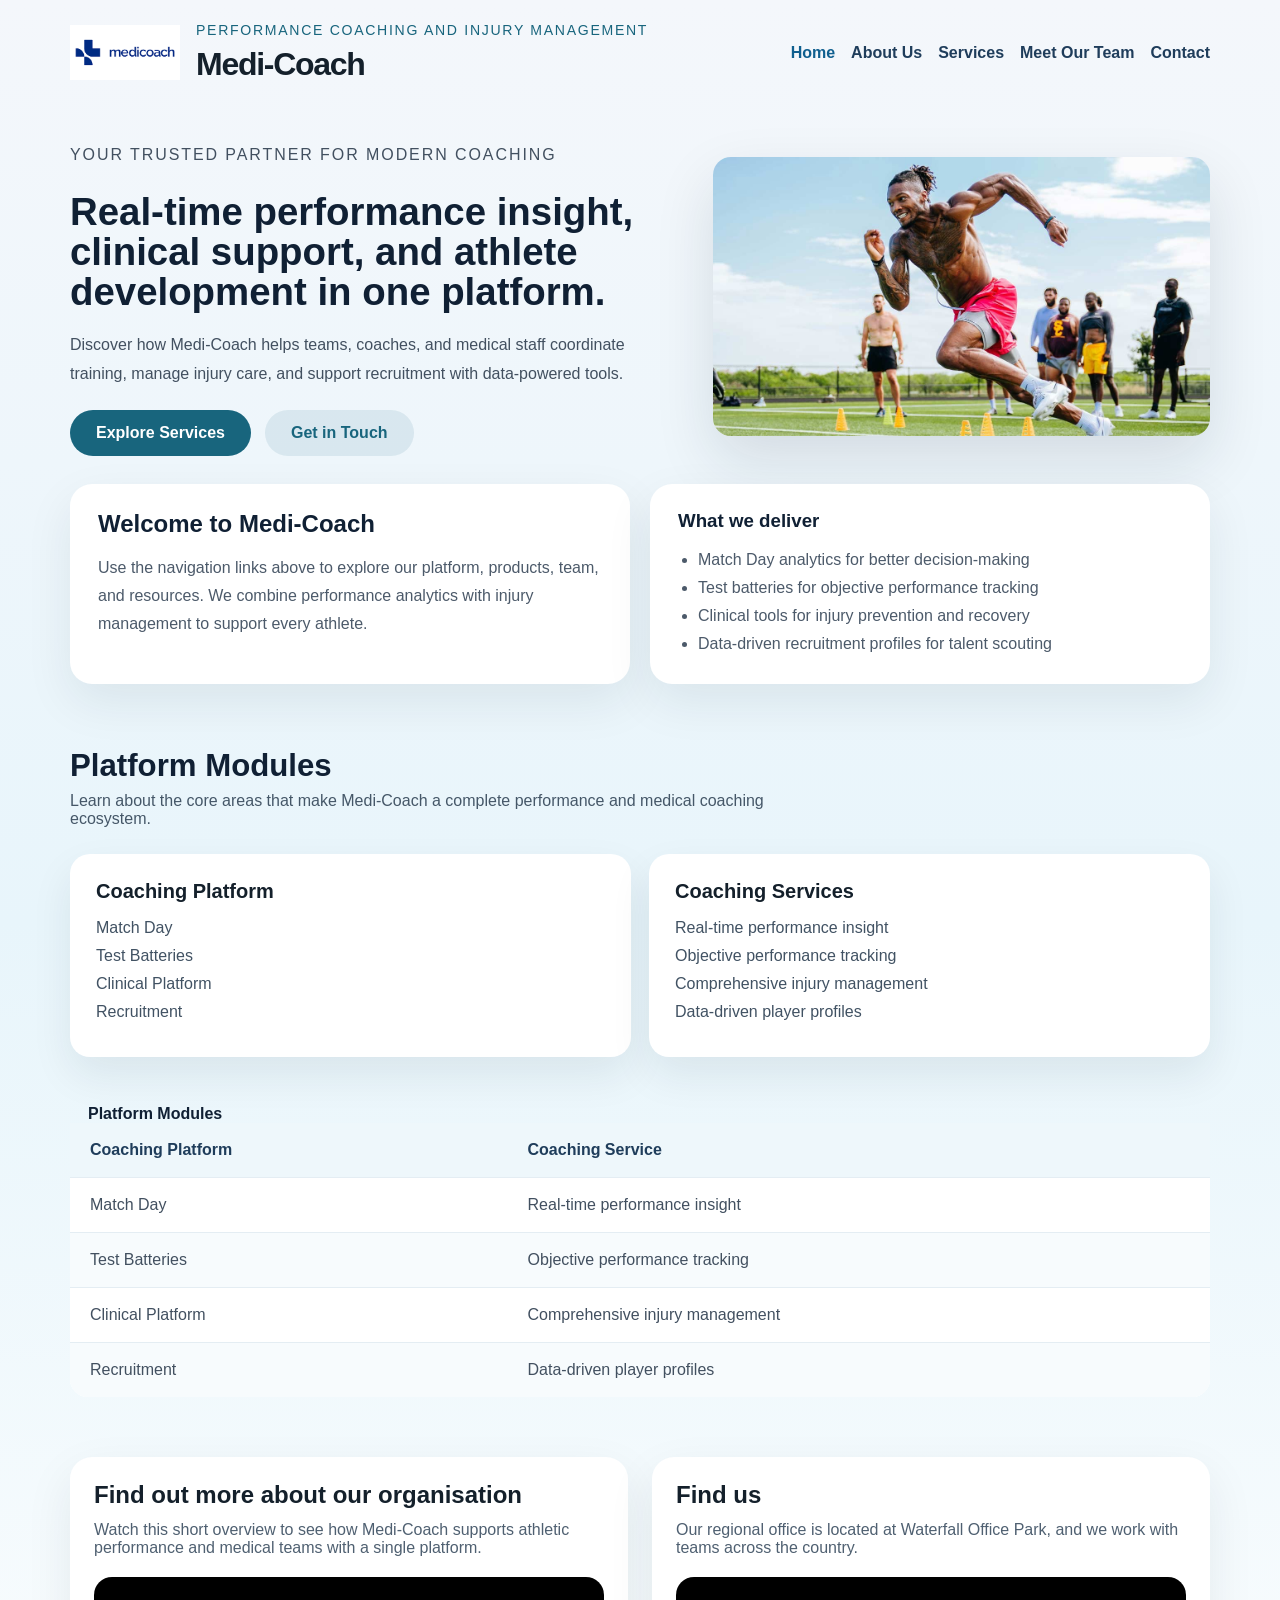
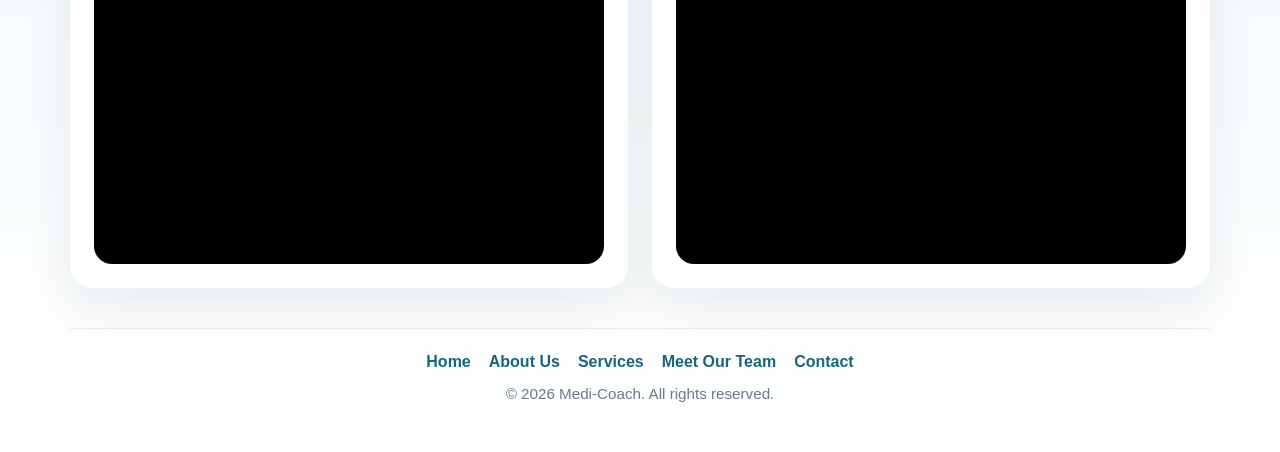
<file: CoachF/index.html>
<!DOCTYPE html>
<html lang="en">

<head>
    <meta charset="UTF-8" />
    <meta name="viewport" content="width=device-width, initial-scale=1.0" />
    <title>Medi-Coach | Home</title>
    <link rel="stylesheet" href="styles.css" />
</head>

<body>
    <div class="page-wrapper">
        <header class="site-header">
            <div class="brand-group">
                <img src="_images/Logo.png" alt="Medi-Coach logo" class="logo" />
                <div>
                    <p class="eyebrow">Performance coaching and injury management</p>
                    <h1>Medi-Coach</h1>
                </div>
            </div>

            <nav class="site-nav">
                <ul>
                    <li><a href="index.html" class="active">Home</a></li>
                    <li><a href="about.html">About Us</a></li>
                    <li><a href="products_services.html">Services</a></li>
                    <li><a href="Meet Our Team.html">Meet Our Team</a></li>
                    <li><a href="contact.html">Contact</a></li>
                </ul>
            </nav>
        </header>

        <section class="hero">
            <div class="hero-copy">
                <p class="eyebrow">Your trusted partner for modern coaching</p>
                <h2>Real-time performance insight, clinical support, and athlete development in one platform.</h2>
                <p>Discover how Medi-Coach helps teams, coaches, and medical staff coordinate training, manage injury care, and support recruitment with data-powered tools.</p>
                <div class="hero-actions">
                    <a href="products_services.html" class="button primary">Explore Services</a>
                    <a href="contact.html" class="button secondary">Get in Touch</a>
                </div>
            </div>
            <div class="hero-media">
                <img src="_images/Pro_Training.jpg" alt="Professional training environment" />
            </div>
        </section>

        <section class="quick-intro">
            <div class="intro-card">
                <h2>Welcome to Medi-Coach</h2>
                <p>Use the navigation links above to explore our platform, products, team, and resources. We combine performance analytics with injury management to support every athlete.</p>
            </div>
            <div class="intro-card">
                <h3>What we deliver</h3>
                <ul>
                    <li>Match Day analytics for better decision-making</li>
                    <li>Test batteries for objective performance tracking</li>
                    <li>Clinical tools for injury prevention and recovery</li>
                    <li>Data-driven recruitment profiles for talent scouting</li>
                </ul>
            </div>
        </section>

        <section class="modules-section">
            <div class="section-heading">
                <h2>Platform Modules</h2>
                <p>Learn about the core areas that make Medi-Coach a complete performance and medical coaching ecosystem.</p>
            </div>
            <div class="module-grid">
                <article class="module-card">
                    <h3>Coaching Platform</h3>
                    <ul>
                        <li>Match Day</li>
                        <li>Test Batteries</li>
                        <li>Clinical Platform</li>
                        <li>Recruitment</li>
                    </ul>
                </article>
                <article class="module-card">
                    <h3>Coaching Services</h3>
                    <ul>
                        <li>Real-time performance insight</li>
                        <li>Objective performance tracking</li>
                        <li>Comprehensive injury management</li>
                        <li>Data-driven player profiles</li>
                    </ul>
                </article>
            </div>
            <div class="table-wrap">
                <table>
                    <caption>Platform Modules</caption>
                    <thead>
                        <tr>
                            <th>Coaching Platform</th>
                            <th>Coaching Service</th>
                        </tr>
                    </thead>
                    <tbody>
                        <tr>
                            <td>Match Day</td>
                            <td>Real-time performance insight</td>
                        </tr>
                        <tr>
                            <td>Test Batteries</td>
                            <td>Objective performance tracking</td>
                        </tr>
                        <tr>
                            <td>Clinical Platform</td>
                            <td>Comprehensive injury management</td>
                        </tr>
                        <tr>
                            <td>Recruitment</td>
                            <td>Data-driven player profiles</td>
                        </tr>
                    </tbody>
                </table>
            </div>
        </section>

        <section class="media-section">
            <article class="media-block">
                <h2>Find out more about our organisation</h2>
                <p>Watch this short overview to see how Medi-Coach supports athletic performance and medical teams with a single platform.</p>
                <div class="media-frame">
                    <iframe src="https://www.youtube.com/embed/hXqQ07uU-Ec?si=mGq8rhCUpLcvQ1AM" title="Medi-Coach overview video" allow="accelerometer; autoplay; clipboard-write; encrypted-media; gyroscope; picture-in-picture; web-share" allowfullscreen></iframe>
                </div>
            </article>
            <article class="media-block">
                <h2>Find us</h2>
                <p>Our regional office is located at Waterfall Office Park, and we work with teams across the country.</p>
                <div class="media-frame">
                    <iframe src="https://www.google.com/maps/embed?pb=!1m18!1m12!1m3!1d3585.6931762616337!2d28.11349917439666!3d-26.010866456125974!2m3!1f0!2f0!3f0!3m2!1i1024!2i768!4f13.1!3m3!1m2!1s0x1e956e0fafb856f1%3A0x66c5615c972ce0d0!2sWaterfall%20Office%20Park!5e0!3m2!1sen!2sza!4v1776458558129!5m2!1sen!2sza" title="Medi-Coach office location" loading="lazy" referrerpolicy="no-referrer-when-downgrade"></iframe>
                </div>
            </article>
        </section>

        <footer class="site-footer">
            <div class="footer-links">
                <a href="index.html">Home</a>
                <a href="about.html">About Us</a>
                <a href="products_services.html">Services</a>
                <a href="Meet Our Team.html">Meet Our Team</a>
                <a href="contact.html">Contact</a>
            </div>
            <p>&copy; 2026 Medi-Coach. All rights reserved.</p>
        </footer>
    </div>
</body>

</html>
</file>
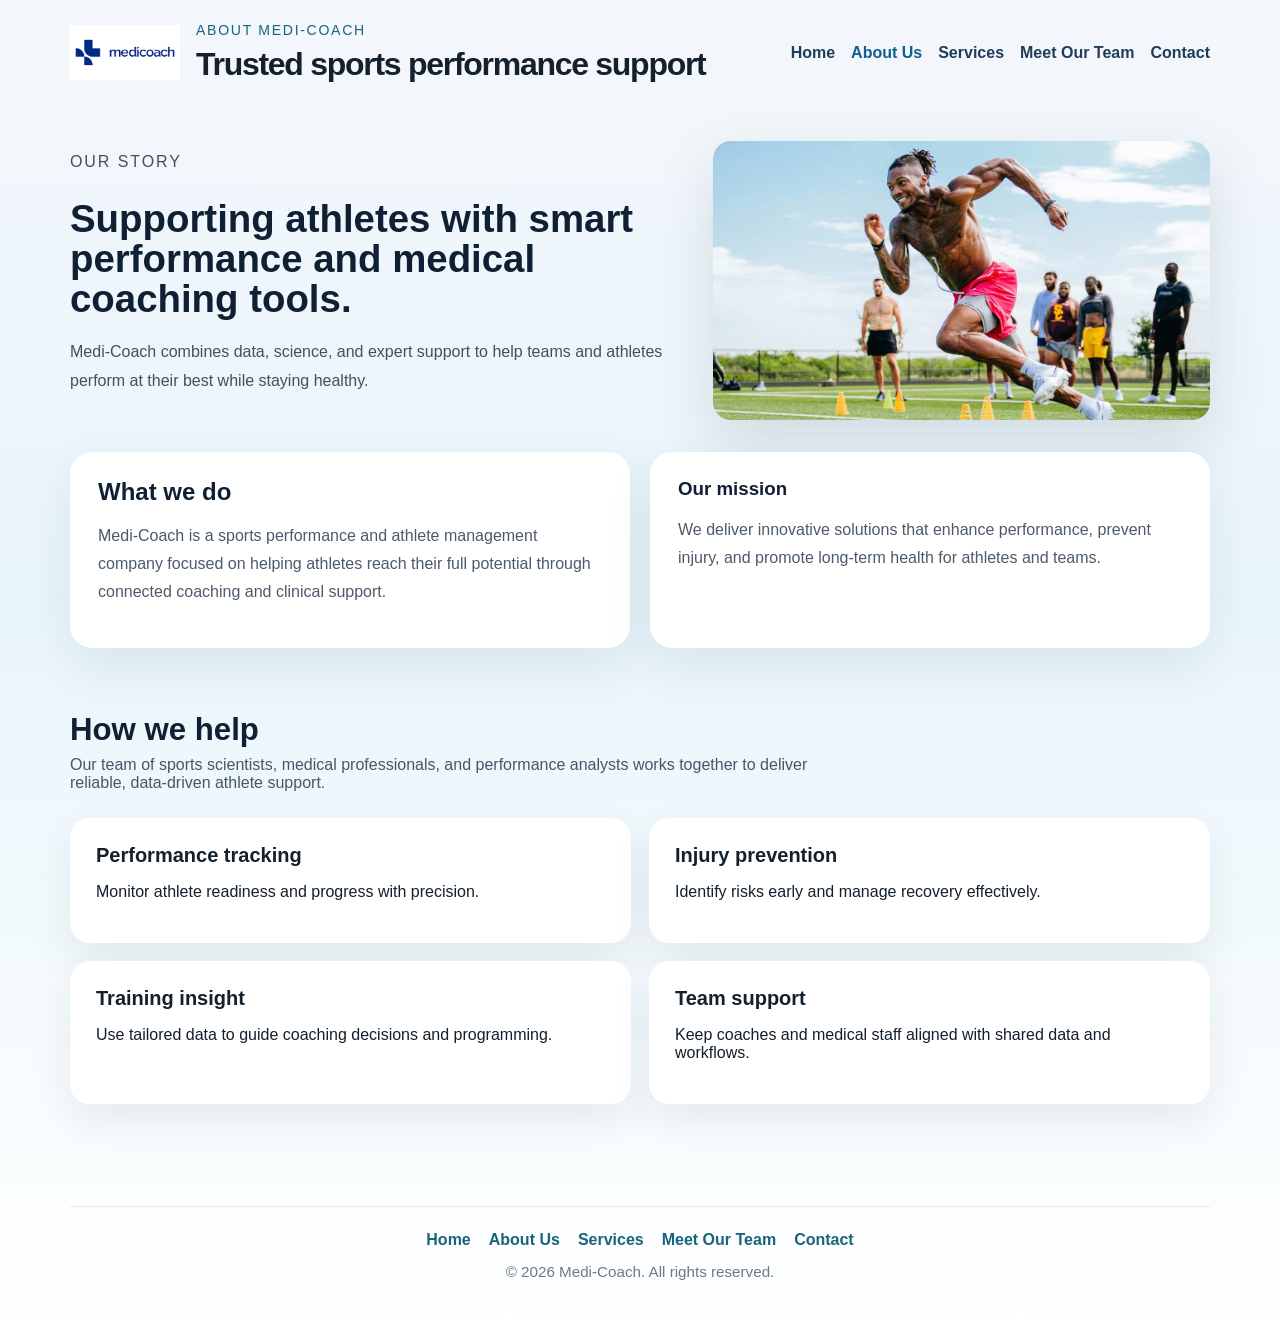
<file: CoachF/about.html>
<!DOCTYPE html>
<html lang="en">

<head>
    <meta charset="UTF-8" />
    <meta name="viewport" content="width=device-width, initial-scale=1.0" />
    <title>Medi-Coach | About Us</title>
    <link rel="stylesheet" href="styles.css" />
</head>

<body>
    <div class="page-wrapper">
        <header class="site-header">
            <div class="brand-group">
                <img src="_images/Logo.png" alt="Medi-Coach logo" class="logo" />
                <div>
                    <p class="eyebrow">About Medi-Coach</p>
                    <h1>Trusted sports performance support</h1>
                </div>
            </div>
            <nav class="site-nav">
                <ul>
                    <li><a href="index.html">Home</a></li>
                    <li><a href="about.html" class="active">About Us</a></li>
                    <li><a href="products_services.html">Services</a></li>
                    <li><a href="Meet Our Team.html">Meet Our Team</a></li>
                    <li><a href="contact.html">Contact</a></li>
                </ul>
            </nav>
        </header>

        <section class="hero">
            <div class="hero-copy">
                <p class="eyebrow">Our story</p>
                <h2>Supporting athletes with smart performance and medical coaching tools.</h2>
                <p>Medi-Coach combines data, science, and expert support to help teams and athletes perform at their best while staying healthy.</p>
            </div>
            <div class="hero-media">
                <img src="_images/Pro_Training.jpg" alt="Professional coaching" />
            </div>
        </section>

        <section class="quick-intro">
            <div class="intro-card">
                <h2>What we do</h2>
                <p>Medi-Coach is a sports performance and athlete management company focused on helping athletes reach their full potential through connected coaching and clinical support.</p>
            </div>
            <div class="intro-card">
                <h3>Our mission</h3>
                <p>We deliver innovative solutions that enhance performance, prevent injury, and promote long-term health for athletes and teams.</p>
            </div>
        </section>

        <section class="modules-section">
            <div class="section-heading">
                <h2>How we help</h2>
                <p>Our team of sports scientists, medical professionals, and performance analysts works together to deliver reliable, data-driven athlete support.</p>
            </div>
            <div class="module-grid">
                <article class="module-card">
                    <h3>Performance tracking</h3>
                    <p>Monitor athlete readiness and progress with precision.</p>
                </article>
                <article class="module-card">
                    <h3>Injury prevention</h3>
                    <p>Identify risks early and manage recovery effectively.</p>
                </article>
                <article class="module-card">
                    <h3>Training insight</h3>
                    <p>Use tailored data to guide coaching decisions and programming.</p>
                </article>
                <article class="module-card">
                    <h3>Team support</h3>
                    <p>Keep coaches and medical staff aligned with shared data and workflows.</p>
                </article>
            </div>
        </section>

        <footer class="site-footer">
            <div class="footer-links">
                <a href="index.html">Home</a>
                <a href="about.html">About Us</a>
                <a href="products_services.html">Services</a>
                <a href="Meet Our Team.html">Meet Our Team</a>
                <a href="contact.html">Contact</a>
            </div>
            <p>&copy; 2026 Medi-Coach. All rights reserved.</p>
        </footer>
    </div>
</body>

</html>
</file>
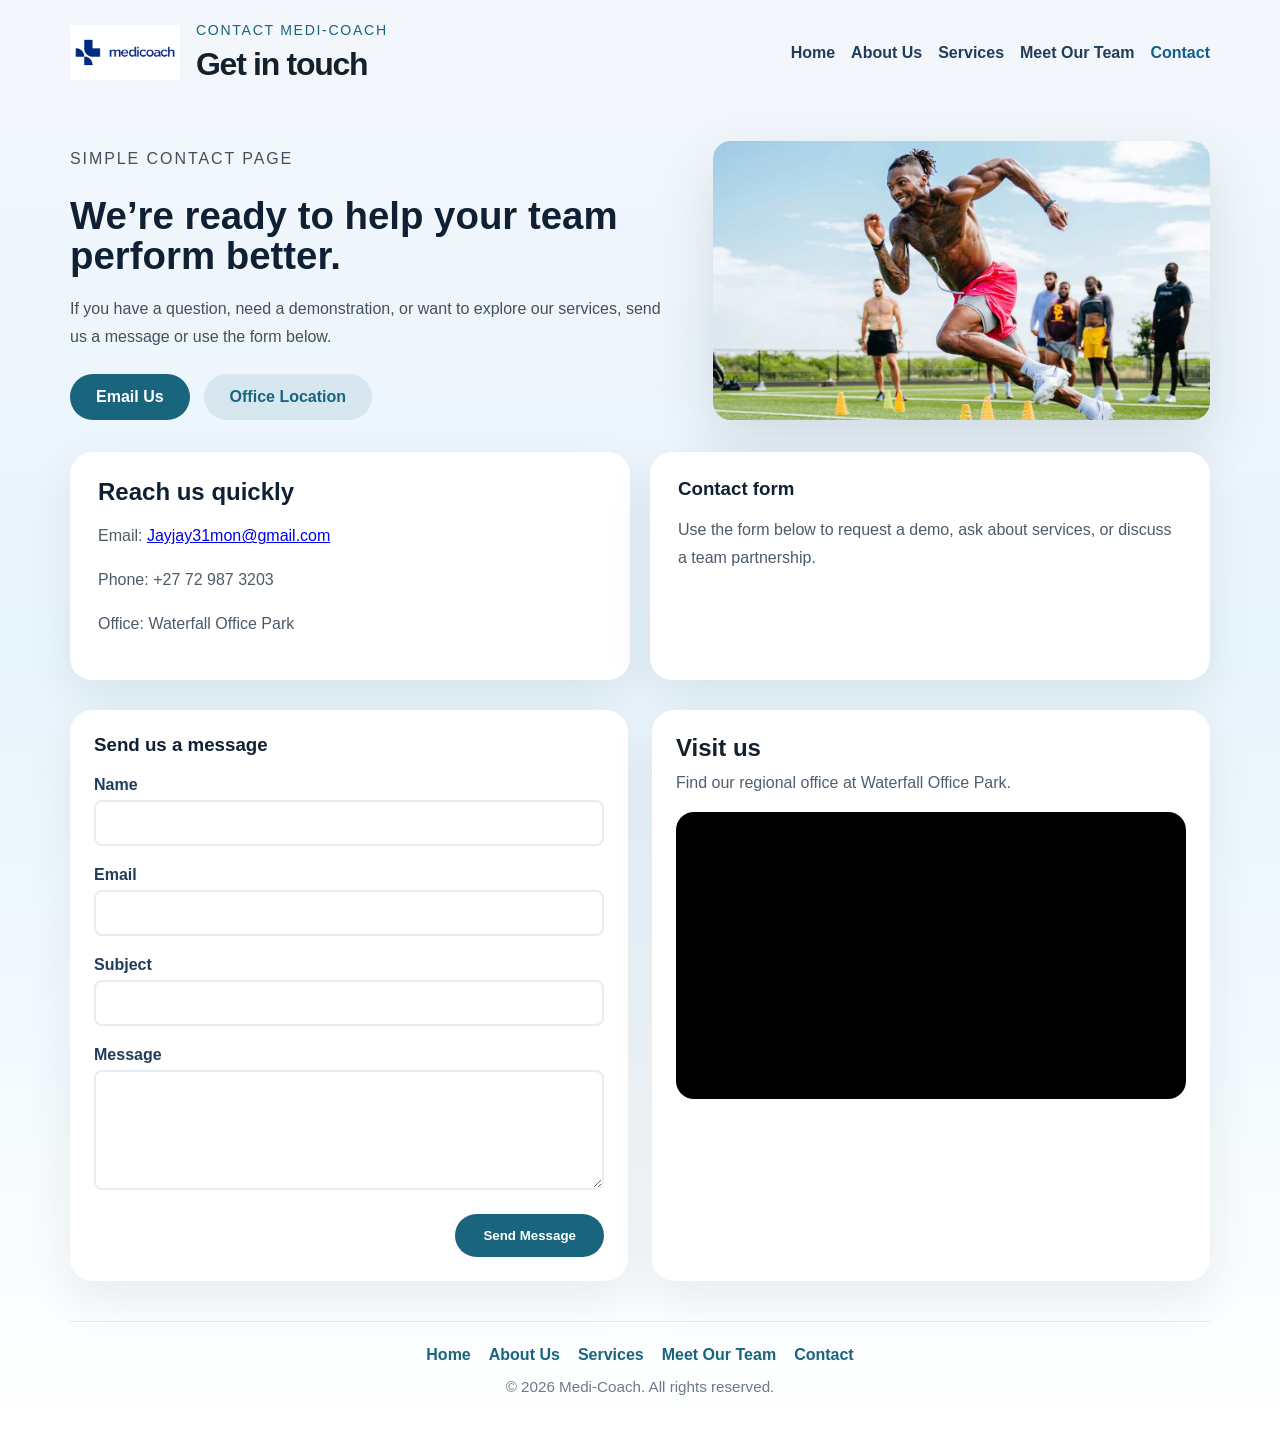
<file: CoachF/contact.html>
<!DOCTYPE html>
<html lang="en">

<head>
    <meta charset="UTF-8" />
    <meta name="viewport" content="width=device-width, initial-scale=1.0" />
    <title>Medi-Coach | Contact</title>
    <link rel="stylesheet" href="styles.css" />
</head>

<body>
    <div class="page-wrapper">
        <header class="site-header">
            <div class="brand-group">
                <img src="_images/Logo.png" alt="Medi-Coach logo" class="logo" />
                <div>
                    <p class="eyebrow">Contact Medi-Coach</p>
                    <h1>Get in touch</h1>
                </div>
            </div>
            <nav class="site-nav">
                <ul>
                    <li><a href="index.html">Home</a></li>
                    <li><a href="about.html">About Us</a></li>
                    <li><a href="products_services.html">Services</a></li>
                    <li><a href="Meet Our Team.html">Meet Our Team</a></li>
                    <li><a href="contact.html" class="active">Contact</a></li>
                </ul>
            </nav>
        </header>

        <section class="hero">
            <div class="hero-copy">
                <p class="eyebrow">Simple contact page</p>
                <h2>We’re ready to help your team perform better.</h2>
                <p>If you have a question, need a demonstration, or want to explore our services, send us a message or use the form below.</p>
                <div class="hero-actions">
                    <a href="mailto:info@medi-coach.co.za?subject=Website%20Enquiry" class="button primary">Email Us</a>
                    <a href="contact.html#office" class="button secondary">Office Location</a>
                </div>
            </div>
            <div class="hero-media">
                <img src="_images/Pro_Training.jpg" alt="Team training" />
            </div>
        </section>

        <section class="quick-intro">
            <div class="intro-card">
                <h2>Reach us quickly</h2>
                <p>Email: <a href="mailto:Jayjay31mon@gmail.com">Jayjay31mon@gmail.com</a></p>
                <p>Phone: +27 72 987 3203</p>
                <p>Office: Waterfall Office Park</p>
            </div>
            <div class="intro-card">
                <h3>Contact form</h3>
                <p>Use the form below to request a demo, ask about services, or discuss a team partnership.</p>
            </div>
        </section>

        <section class="media-section">
            <article class="media-block contact-form">
                <h3>Send us a message</h3>
                <form action="https://formspree.io/f/your-form-id" method="POST">
                    <div class="form-group">
                        <label for="name">Name</label>
                        <input type="text" id="name" name="name" required>
                    </div>
                    <div class="form-group">
                        <label for="email">Email</label>
                        <input type="email" id="email" name="email" required>
                    </div>
                    <div class="form-group">
                        <label for="subject">Subject</label>
                        <input type="text" id="subject" name="subject" required>
                    </div>
                    <div class="form-group">
                        <label for="message">Message</label>
                        <textarea id="message" name="message" required></textarea>
                    </div>
                    <div class="form-submit">
                        <button type="submit" class="button form-submit-btn">Send Message</button>
                    </div>
                </form>
            </article>
            <article class="media-block" id="office">
                <h2>Visit us</h2>
                <p>Find our regional office at Waterfall Office Park.</p>
                <div class="media-frame">
                    <iframe src="https://www.google.com/maps/embed?pb=!1m18!1m12!1m3!1d3585.6931762616337!2d28.11349917439666!3d-26.010866456125974!2m3!1f0!2f0!3f0!3m2!1i1024!2i768!4f13.1!3m3!1m2!1s0x1e956e0fafb856f1%3A0x66c5615c972ce0d0!2sWaterfall%20Office%20Park!5e0!3m2!1sen!2sza!4v1776458558129!5m2!1sen!2sza" title="Office location map" loading="lazy" referrerpolicy="no-referrer-when-downgrade"></iframe>
                </div>
            </article>
        </section>

        <footer class="site-footer">
            <div class="footer-links">
                <a href="index.html">Home</a>
                <a href="about.html">About Us</a>
                <a href="products_services.html">Services</a>
                <a href="Meet Our Team.html">Meet Our Team</a>
                <a href="contact.html">Contact</a>
            </div>
            <p>&copy; 2026 Medi-Coach. All rights reserved.</p>
        </footer>
    </div>
</body>

</html>
</file>
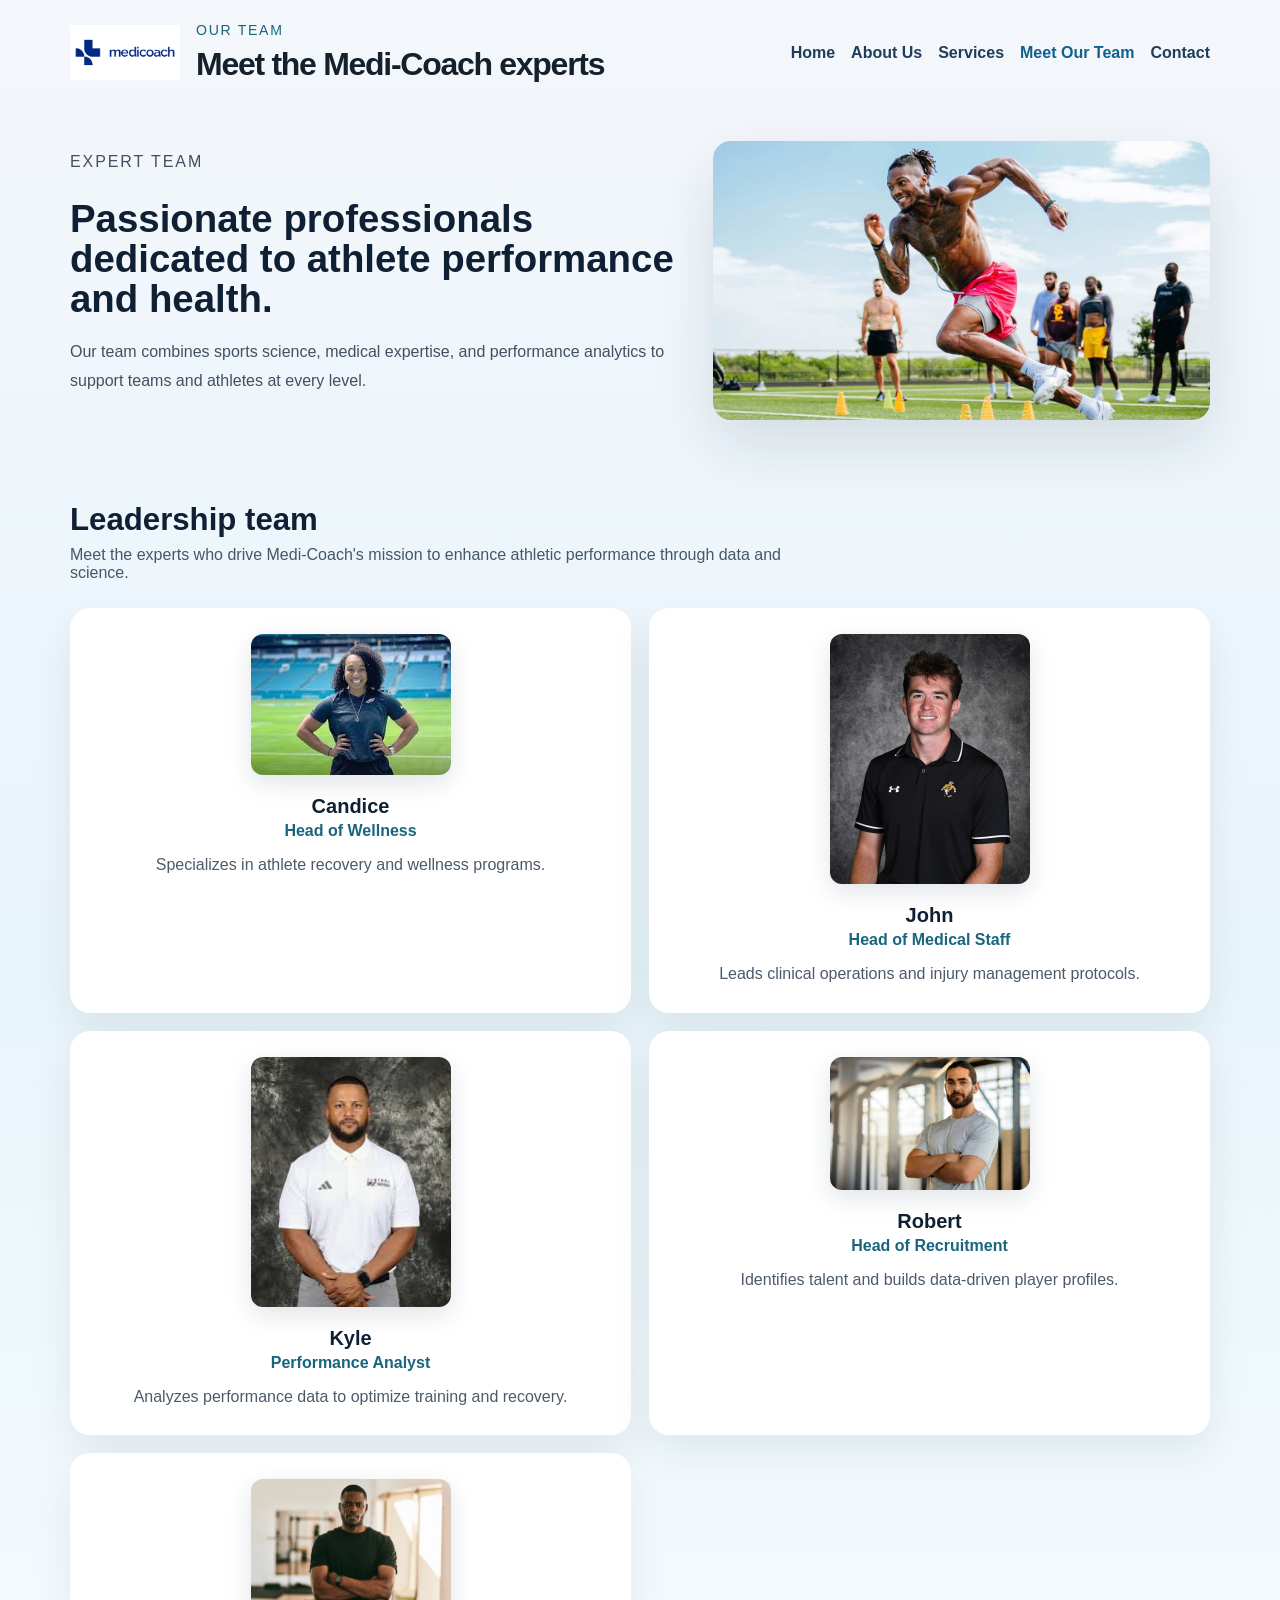
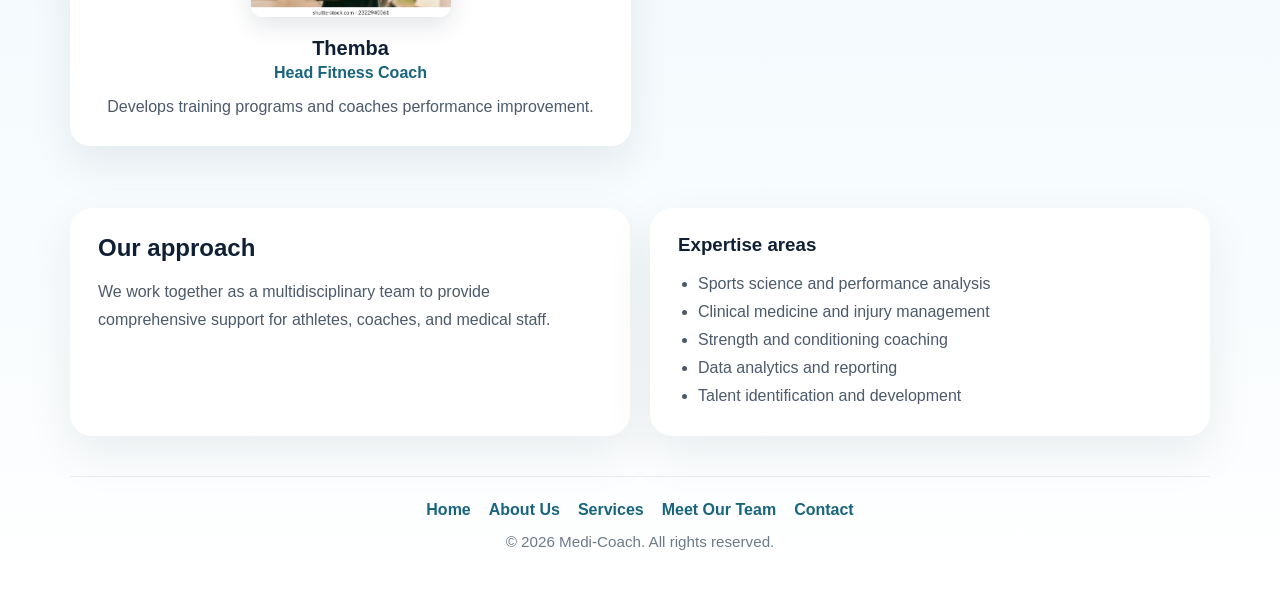
<file: CoachF/Meet Our Team.html>
<!DOCTYPE html>
<html lang="en">

<head>
    <meta charset="UTF-8" />
    <meta name="viewport" content="width=device-width, initial-scale=1.0" />
    <title>Medi-Coach | Meet Our Team</title>
    <link rel="stylesheet" href="styles.css" />
</head>

<body>
    <div class="page-wrapper">
        <header class="site-header">
            <div class="brand-group">
                <img src="_images/Logo.png" alt="Medi-Coach logo" class="logo" />
                <div>
                    <p class="eyebrow">Our team</p>
                    <h1>Meet the Medi-Coach experts</h1>
                </div>
            </div>
            <nav class="site-nav">
                <ul>
                    <li><a href="index.html">Home</a></li>
                    <li><a href="about.html">About Us</a></li>
                    <li><a href="products_services.html">Services</a></li>
                    <li><a href="Meet Our Team.html" class="active">Meet Our Team</a></li>
                    <li><a href="contact.html">Contact</a></li>
                </ul>
            </nav>
        </header>

        <section class="hero">
            <div class="hero-copy">
                <p class="eyebrow">Expert team</p>
                <h2>Passionate professionals dedicated to athlete performance and health.</h2>
                <p>Our team combines sports science, medical expertise, and performance analytics to support teams and athletes at every level.</p>
            </div>
            <div class="hero-media">
                <img src="_images/Pro_Training.jpg" alt="Team collaboration" />
            </div>
        </section>

        <section class="modules-section">
            <div class="section-heading">
                <h2>Leadership team</h2>
                <p>Meet the experts who drive Medi-Coach's mission to enhance athletic performance through data and science.</p>
            </div>
            <div class="module-grid">
                <article class="module-card team-member">
                    <img src="_images/Candice_Headof Wellness.jpg" alt="Candice Head of Wellness" />
                    <h3>Candice</h3>
                    <p>Head of Wellness</p>
                    <p>Specializes in athlete recovery and wellness programs.</p>
                </article>
                <article class="module-card team-member">
                    <img src="_images/John_HeadofMedicalStuff.jpg" alt="John Head of Medical Staff" />
                    <h3>John</h3>
                    <p>Head of Medical Staff</p>
                    <p>Leads clinical operations and injury management protocols.</p>
                </article>
                <article class="module-card team-member">
                    <img src="_images/Kyle_PerformanceAnalyst.jpg" alt="Kyle Performance Analyst" />
                    <h3>Kyle</h3>
                    <p>Performance Analyst</p>
                    <p>Analyzes performance data to optimize training and recovery.</p>
                </article>
                <article class="module-card team-member">
                    <img src="_images/Robert_HeadofRecruitment.jpg" alt="Robert Head of Recruitment" />
                    <h3>Robert</h3>
                    <p>Head of Recruitment</p>
                    <p>Identifies talent and builds data-driven player profiles.</p>
                </article>
                <article class="module-card team-member">
                    <img src="_images/Themba_HeadPhitnessCoach.webp" alt="Themba Head Fitness Coach" />
                    <h3>Themba</h3>
                    <p>Head Fitness Coach</p>
                    <p>Develops training programs and coaches performance improvement.</p>
                </article>
            </div>
        </section>

        <section class="quick-intro">
            <div class="intro-card">
                <h2>Our approach</h2>
                <p>We work together as a multidisciplinary team to provide comprehensive support for athletes, coaches, and medical staff.</p>
            </div>
            <div class="intro-card">
                <h3>Expertise areas</h3>
                <ul>
                    <li>Sports science and performance analysis</li>
                    <li>Clinical medicine and injury management</li>
                    <li>Strength and conditioning coaching</li>
                    <li>Data analytics and reporting</li>
                    <li>Talent identification and development</li>
                </ul>
            </div>
        </section>

        <footer class="site-footer">
            <div class="footer-links">
                <a href="index.html">Home</a>
                <a href="about.html">About Us</a>
                <a href="products_services.html">Services</a>
                <a href="Meet Our Team.html">Meet Our Team</a>
                <a href="contact.html">Contact</a>
            </div>
            <p>&copy; 2026 Medi-Coach. All rights reserved.</p>
        </footer>
    </div>
</body>

</html>
</file>
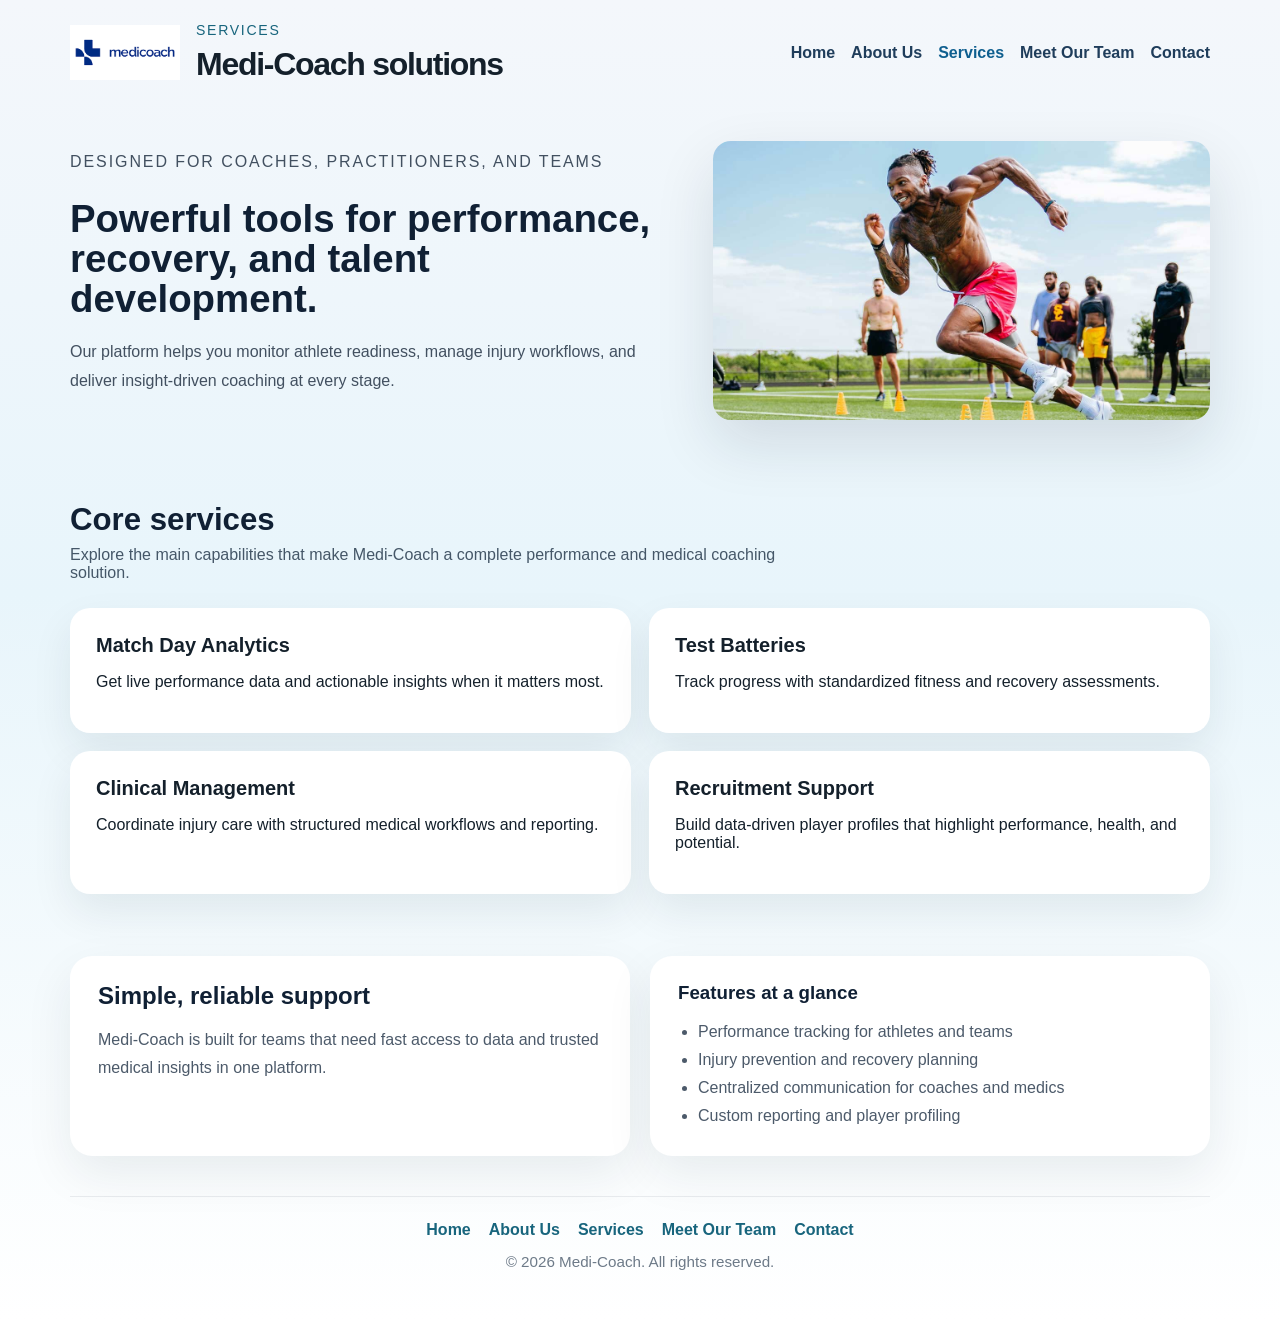
<file: CoachF/products_services.html>
<!DOCTYPE html>
<html lang="en">

<head>
    <meta charset="UTF-8" />
    <meta name="viewport" content="width=device-width, initial-scale=1.0" />
    <title>Medi-Coach | Services</title>
    <link rel="stylesheet" href="styles.css" />
</head>

<body>
    <div class="page-wrapper">
        <header class="site-header">
            <div class="brand-group">
                <img src="_images/Logo.png" alt="Medi-Coach logo" class="logo" />
                <div>
                    <p class="eyebrow">Services</p>
                    <h1>Medi-Coach solutions</h1>
                </div>
            </div>
            <nav class="site-nav">
                <ul>
                    <li><a href="index.html">Home</a></li>
                    <li><a href="about.html">About Us</a></li>
                    <li><a href="products_services.html" class="active">Services</a></li>
                    <li><a href="Meet Our Team.html">Meet Our Team</a></li>
                    <li><a href="contact.html">Contact</a></li>
                </ul>
            </nav>
        </header>

        <section class="hero">
            <div class="hero-copy">
                <p class="eyebrow">Designed for coaches, practitioners, and teams</p>
                <h2>Powerful tools for performance, recovery, and talent development.</h2>
                <p>Our platform helps you monitor athlete readiness, manage injury workflows, and deliver insight-driven coaching at every stage.</p>
            </div>
            <div class="hero-media">
                <img src="_images/Pro_Training.jpg" alt="Coaching and performance analytics" />
            </div>
        </section>

        <section class="modules-section">
            <div class="section-heading">
                <h2>Core services</h2>
                <p>Explore the main capabilities that make Medi-Coach a complete performance and medical coaching solution.</p>
            </div>
            <div class="module-grid">
                <article class="module-card">
                    <h3>Match Day Analytics</h3>
                    <p>Get live performance data and actionable insights when it matters most.</p>
                </article>
                <article class="module-card">
                    <h3>Test Batteries</h3>
                    <p>Track progress with standardized fitness and recovery assessments.</p>
                </article>
                <article class="module-card">
                    <h3>Clinical Management</h3>
                    <p>Coordinate injury care with structured medical workflows and reporting.</p>
                </article>
                <article class="module-card">
                    <h3>Recruitment Support</h3>
                    <p>Build data-driven player profiles that highlight performance, health, and potential.</p>
                </article>
            </div>
        </section>

        <section class="quick-intro">
            <div class="intro-card">
                <h2>Simple, reliable support</h2>
                <p>Medi-Coach is built for teams that need fast access to data and trusted medical insights in one platform.</p>
            </div>
            <div class="intro-card">
                <h3>Features at a glance</h3>
                <ul>
                    <li>Performance tracking for athletes and teams</li>
                    <li>Injury prevention and recovery planning</li>
                    <li>Centralized communication for coaches and medics</li>
                    <li>Custom reporting and player profiling</li>
                </ul>
            </div>
        </section>

        <footer class="site-footer">
            <div class="footer-links">
                <a href="index.html">Home</a>
                <a href="about.html">About Us</a>
                <a href="products_services.html">Services</a>
                <a href="Meet Our Team.html">Meet Our Team</a>
                <a href="contact.html">Contact</a>
            </div>
            <p>&copy; 2026 Medi-Coach. All rights reserved.</p>
        </footer>
    </div>
</body>

</html>
</file>
<file: CoachF/styles.css>
* {
    box-sizing: border-box;
}

body {
    margin: 0;
    font-family: "Inter", "Segoe UI", Tahoma, Geneva, Verdana, sans-serif;
    background: linear-gradient(180deg, #f4f7fb 0%, #e8f5fb 45%, #ffffff 100%);
    color: #14202b;
}

.page-wrapper {
    max-width: 1180px;
    margin: 0 auto;
    padding: 0 20px 40px;
}

.site-header {
    display: flex;
    align-items: center;
    justify-content: space-between;
    padding: 22px 0;
    gap: 20px;
}

.brand-group {
    display: flex;
    align-items: center;
    gap: 16px;
}

.logo {
    max-width: 110px;
    display: block;
}

.eyebrow {
    margin: 0 0 8px;
    font-size: 0.88rem;
    letter-spacing: 0.12em;
    text-transform: uppercase;
    color: #18657d;
}

.site-header h1 {
    margin: 0;
    font-size: 2rem;
    letter-spacing: -0.04em;
}

.site-nav ul {
    display: flex;
    flex-wrap: wrap;
    gap: 16px;
    list-style: none;
    margin: 0;
    padding: 0;
}

.site-nav a {
    color: #1f3d5b;
    text-decoration: none;
    font-weight: 600;
    transition: color 0.2s ease, transform 0.2s ease;
}

.site-nav a:hover,
.site-nav a.active {
    color: #0f5f8f;
}

.hero {
    display: grid;
    grid-template-columns: minmax(0, 1.1fr) minmax(320px, 0.9fr);
    align-items: center;
    gap: 36px;
    padding: 36px 0 28px;
}

.hero-copy h2 {
    margin: 0 0 18px;
    font-size: clamp(2rem, 3vw, 3.05rem);
    line-height: 1.05;
    color: #102034;
}

.hero-copy p {
    margin: 0 0 22px;
    max-width: 620px;
    font-size: 1rem;
    line-height: 1.8;
    color: #425060;
}

.hero-actions {
    display: flex;
    flex-wrap: wrap;
    gap: 14px;
}

.button {
    display: inline-flex;
    align-items: center;
    justify-content: center;
    padding: 14px 26px;
    border-radius: 999px;
    font-weight: 700;
    text-decoration: none;
    transition: transform 0.2s ease, box-shadow 0.2s ease;
}

.button:hover {
    transform: translateY(-1px);
}

.button.primary {
    background: #18657d;
    color: #ffffff;
}

.button.secondary {
    background: rgba(24, 101, 125, 0.1);
    color: #18657d;
}

.hero-media img {
    width: 100%;
    border-radius: 18px;
    box-shadow: 0 24px 60px rgba(20, 32, 52, 0.12);
}

.quick-intro {
    display: grid;
    grid-template-columns: repeat(2, minmax(0, 1fr));
    gap: 20px;
    margin-bottom: 30px;
}

.intro-card {
    padding: 26px 28px;
    background: #ffffff;
    border-radius: 22px;
    box-shadow: 0 18px 48px rgba(17, 33, 56, 0.08);
}

.intro-card h2,
.intro-card h3 {
    margin-top: 0;
    margin-bottom: 14px;
    color: #102034;
}

.intro-card p,
.intro-card li {
    color: #4c5a6a;
    line-height: 1.75;
}

.intro-card ul {
    padding-left: 20px;
    margin: 0;
}

.modules-section {
    margin-top: 16px;
    padding: 34px 0;
}

.section-heading h2 {
    margin: 0 0 8px;
    font-size: 1.95rem;
    color: #102034;
}

.section-heading p {
    margin: 0 0 26px;
    color: #455768;
    max-width: 740px;
}

.module-grid {
    display: grid;
    grid-template-columns: repeat(2, minmax(0, 1fr));
    gap: 18px;
    margin-bottom: 28px;
}

.module-card {
    background: #ffffff;
    border-radius: 20px;
    padding: 26px;
    box-shadow: 0 18px 42px rgba(17, 33, 56, 0.08);
}

.module-card h3 {
    margin-top: 0;
    margin-bottom: 16px;
    font-size: 1.25rem;
}

.module-card ul {
    list-style: none;
    padding: 0;
    margin: 0;
}

.module-card li {
    margin-bottom: 10px;
    color: #415263;
}

.team-member {
    text-align: center;
}

.team-member img {
    width: 100%;
    max-width: 200px;
    height: auto;
    border-radius: 12px;
    margin-bottom: 16px;
    box-shadow: 0 8px 24px rgba(17, 33, 56, 0.12);
}

.team-member h3 {
    margin: 0 0 4px;
    font-size: 1.25rem;
    color: #102034;
}

.team-member p:first-of-type {
    margin: 0 0 12px;
    font-weight: 600;
    color: #18657d;
}

.team-member p:last-of-type {
    margin: 0;
    color: #4c5a6a;
    line-height: 1.6;
}

.table-wrap {
    overflow-x: auto;
}

table {
    width: 100%;
    border-collapse: collapse;
    background: #ffffff;
    border-radius: 18px;
    overflow: hidden;
    min-width: 520px;
}

caption {
    caption-side: top;
    padding: 20px 18px 0;
    font-size: 1rem;
    font-weight: 700;
    color: #102034;
    text-align: left;
}

thead th {
    background: #eef7fb;
    color: #1f3d5b;
    text-align: left;
    padding: 18px 20px;
    font-weight: 700;
}

tbody tr:nth-child(even) {
    background: #f7fbfd;
}

tbody td {
    padding: 18px 20px;
    color: #425060;
    border-top: 1px solid #e4edf3;
}

.media-section {
    display: grid;
    grid-template-columns: repeat(2, minmax(0, 1fr));
    gap: 24px;
    margin-top: 26px;
}

.media-block {
    background: #ffffff;
    border-radius: 22px;
    padding: 24px;
    box-shadow: 0 18px 48px rgba(17, 33, 56, 0.08);
}

.media-block h2 {
    margin-top: 0;
    margin-bottom: 12px;
}

.media-block p {
    margin: 0 0 20px;
    color: #4f6071;
}

.media-frame {
    position: relative;
    width: 100%;
    padding-top: 56.25%;
    border-radius: 18px;
    overflow: hidden;
    background: #000000;
}

.media-frame iframe {
    position: absolute;
    inset: 0;
    width: 100%;
    height: 100%;
    border: 0;
}

.site-footer {
    margin-top: 40px;
    padding: 24px 0 10px;
    border-top: 1px solid rgba(16, 32, 52, 0.08);
    text-align: center;
}

.footer-links {
    display: flex;
    flex-wrap: wrap;
    justify-content: center;
    gap: 18px;
    margin-bottom: 14px;
}

.footer-links a {
    color: #18657d;
    text-decoration: none;
    font-weight: 600;
}

.site-footer p {
    margin: 0;
    color: #6d7a88;
    font-size: 0.95rem;
}

.contact-form {
    background: #ffffff;
    border-radius: 22px;
    padding: 24px;
    box-shadow: 0 18px 48px rgba(17, 33, 56, 0.08);
}

.contact-form h3 {
    margin-top: 0;
    margin-bottom: 20px;
    color: #102034;
}

.form-group {
    margin-bottom: 20px;
}

.form-group label {
    display: block;
    margin-bottom: 6px;
    font-weight: 600;
    color: #1f3d5b;
}

.form-group input,
.form-group textarea {
    width: 100%;
    padding: 12px 16px;
    border: 2px solid #e4edf3;
    border-radius: 8px;
    font-family: inherit;
    font-size: 1rem;
    transition: border-color 0.2s ease;
}

.form-group input:focus,
.form-group textarea:focus {
    outline: none;
    border-color: #18657d;
}

.form-group textarea {
    resize: vertical;
    min-height: 120px;
}

.form-submit {
    display: flex;
    justify-content: flex-end;
}

.button.form-submit-btn {
    background: #18657d;
    color: #ffffff;
    border: none;
    padding: 14px 28px;
    border-radius: 999px;
    font-weight: 700;
    cursor: pointer;
    transition: transform 0.2s ease, box-shadow 0.2s ease;
}

.button.form-submit-btn:hover {
    transform: translateY(-1px);
    box-shadow: 0 4px 12px rgba(24, 101, 125, 0.3);
}

@media (max-width: 900px) {
    .hero,
    .quick-intro,
    .module-grid,
    .media-section {
        grid-template-columns: 1fr;
    }

    .site-header {
        flex-direction: column;
        align-items: flex-start;
    }

    .site-nav ul {
        justify-content: flex-start;
    }
}

@media (max-width: 680px) {
    .hero {
        gap: 24px;
    }

    .hero-copy h2 {
        font-size: 2rem;
    }

    .hero-actions {
        flex-direction: column;
    }

    .intro-card,
    .module-card,
    .media-block {
        padding: 20px;
    }
}
</file>
